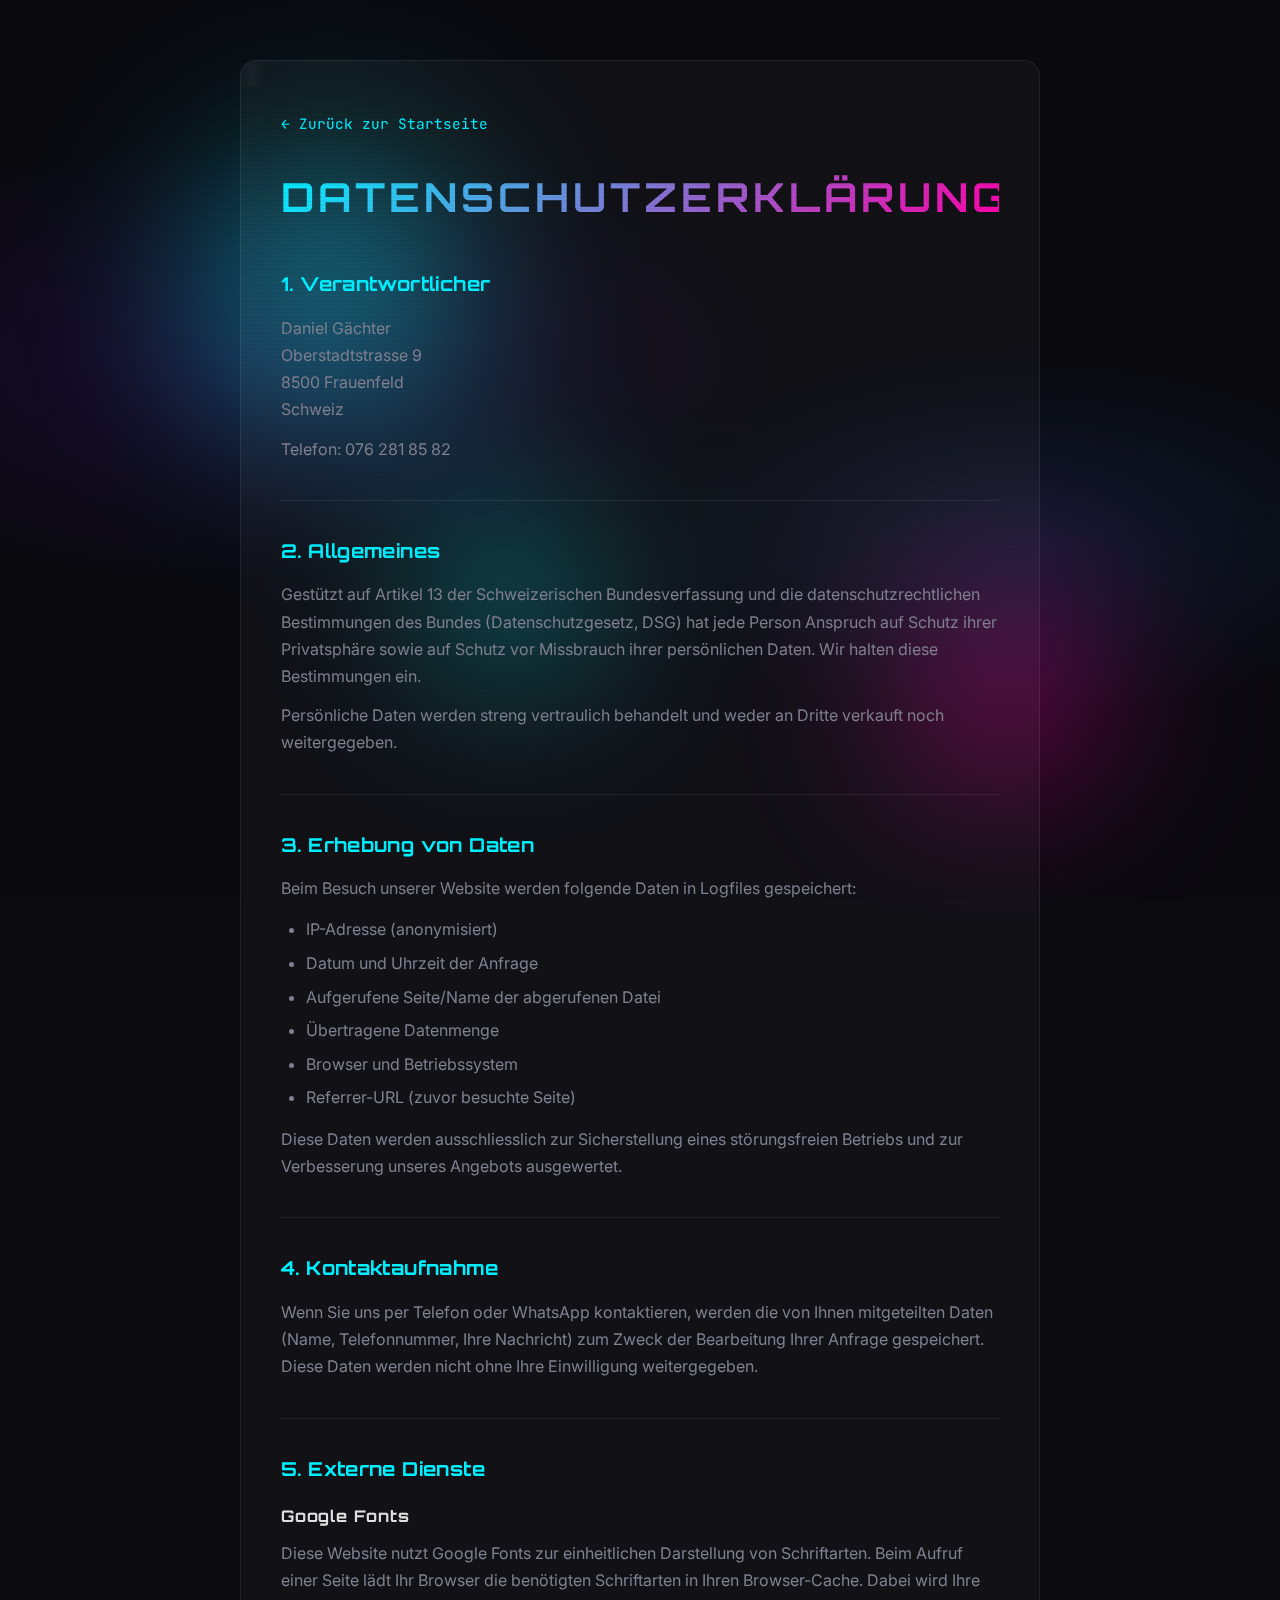
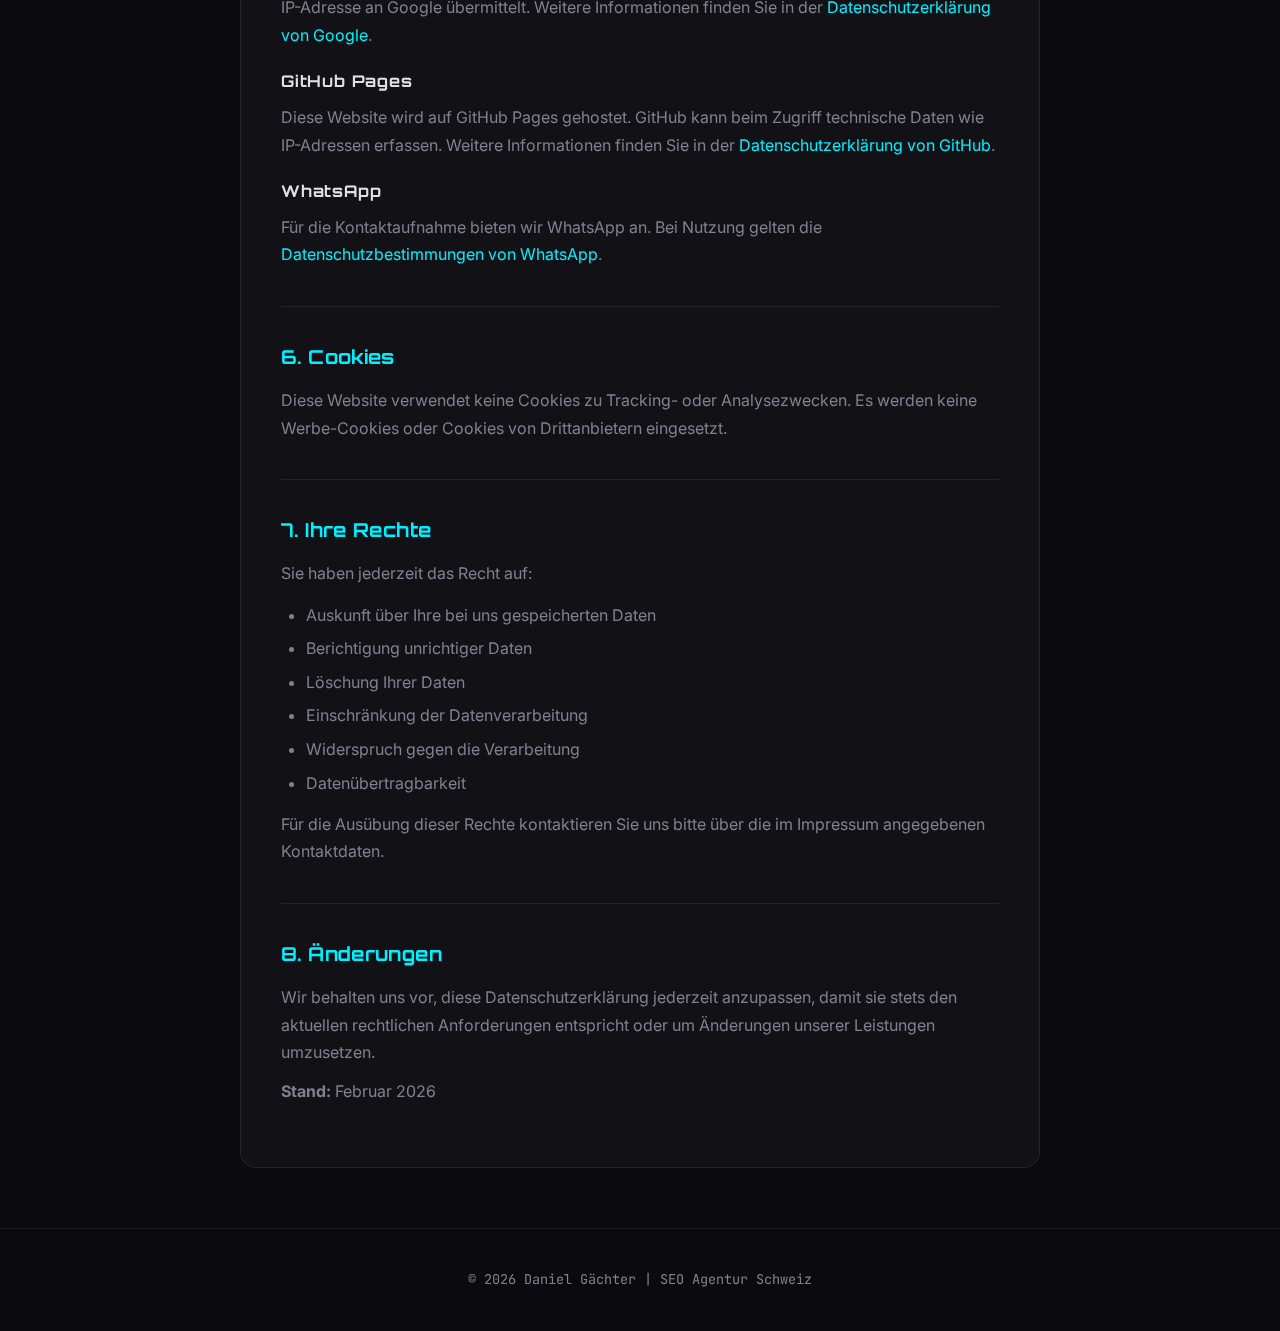
<file: datenschutz.html>
<!DOCTYPE html>
<html lang="de">
<head>
    <meta charset="UTF-8">
    <meta name="viewport" content="width=device-width, initial-scale=1.0">
    <meta name="description" content="Datenschutzerklärung - SEO Agentur Schweiz von Daniel Gächter">
    <meta name="robots" content="noindex, follow">
    <title>Datenschutz | SEO Agentur Schweiz</title>

    <!-- Google Fonts -->
    <link rel="preconnect" href="https://fonts.googleapis.com">
    <link rel="preconnect" href="https://fonts.gstatic.com" crossorigin>
    <link href="https://fonts.googleapis.com/css2?family=Orbitron:wght@500;700;900&family=JetBrains+Mono:wght@400;500;600&family=Inter:wght@400;500;600&display=swap" rel="stylesheet">

    <!-- Stylesheet -->
    <link rel="stylesheet" href="styles.css">
</head>
<body>
    <!-- Ambient Background -->
    <div class="ambient-bg">
        <div class="neon-orb"></div>
        <div class="neon-orb"></div>
        <div class="neon-orb"></div>
    </div>

    <!-- Scanlines Overlay -->
    <div class="scanlines"></div>

    <!-- Legal Page Content -->
    <section class="legal-page">
        <div class="glass-panel legal-content hud-brackets glow-card">
            <div class="glow-blob"></div>
            <div class="glow-target"></div>
            <span class="bracket-bl"></span>
            <span class="bracket-br"></span>

            <a href="index.html" class="back-link">&larr; Zurück zur Startseite</a>

            <h1>Datenschutzerklärung</h1>

            <div class="legal-section">
                <h2>1. Verantwortlicher</h2>
                <p>
                    Daniel Gächter<br>
                    Oberstadtstrasse 9<br>
                    8500 Frauenfeld<br>
                    Schweiz
                </p>
                <p>Telefon: <span class="phone-display-legal">Laden...</span></p>
            </div>

            <div class="legal-section">
                <h2>2. Allgemeines</h2>
                <p>Gestützt auf Artikel 13 der Schweizerischen Bundesverfassung und die datenschutzrechtlichen Bestimmungen des Bundes (Datenschutzgesetz, DSG) hat jede Person Anspruch auf Schutz ihrer Privatsphäre sowie auf Schutz vor Missbrauch ihrer persönlichen Daten. Wir halten diese Bestimmungen ein.</p>
                <p>Persönliche Daten werden streng vertraulich behandelt und weder an Dritte verkauft noch weitergegeben.</p>
            </div>

            <div class="legal-section">
                <h2>3. Erhebung von Daten</h2>
                <p>Beim Besuch unserer Website werden folgende Daten in Logfiles gespeichert:</p>
                <ul>
                    <li>IP-Adresse (anonymisiert)</li>
                    <li>Datum und Uhrzeit der Anfrage</li>
                    <li>Aufgerufene Seite/Name der abgerufenen Datei</li>
                    <li>Übertragene Datenmenge</li>
                    <li>Browser und Betriebssystem</li>
                    <li>Referrer-URL (zuvor besuchte Seite)</li>
                </ul>
                <p>Diese Daten werden ausschliesslich zur Sicherstellung eines störungsfreien Betriebs und zur Verbesserung unseres Angebots ausgewertet.</p>
            </div>

            <div class="legal-section">
                <h2>4. Kontaktaufnahme</h2>
                <p>Wenn Sie uns per Telefon oder WhatsApp kontaktieren, werden die von Ihnen mitgeteilten Daten (Name, Telefonnummer, Ihre Nachricht) zum Zweck der Bearbeitung Ihrer Anfrage gespeichert. Diese Daten werden nicht ohne Ihre Einwilligung weitergegeben.</p>
            </div>

            <div class="legal-section">
                <h2>5. Externe Dienste</h2>

                <h3>Google Fonts</h3>
                <p>Diese Website nutzt Google Fonts zur einheitlichen Darstellung von Schriftarten. Beim Aufruf einer Seite lädt Ihr Browser die benötigten Schriftarten in Ihren Browser-Cache. Dabei wird Ihre IP-Adresse an Google übermittelt. Weitere Informationen finden Sie in der <a href="https://policies.google.com/privacy" target="_blank" rel="noopener nofollow">Datenschutzerklärung von Google</a>.</p>

                <h3>GitHub Pages</h3>
                <p>Diese Website wird auf GitHub Pages gehostet. GitHub kann beim Zugriff technische Daten wie IP-Adressen erfassen. Weitere Informationen finden Sie in der <a href="https://docs.github.com/de/site-policy/privacy-policies/github-privacy-statement" target="_blank" rel="noopener nofollow">Datenschutzerklärung von GitHub</a>.</p>

                <h3>WhatsApp</h3>
                <p>Für die Kontaktaufnahme bieten wir WhatsApp an. Bei Nutzung gelten die <a href="https://www.whatsapp.com/legal/privacy-policy" target="_blank" rel="noopener nofollow">Datenschutzbestimmungen von WhatsApp</a>.</p>
            </div>

            <div class="legal-section">
                <h2>6. Cookies</h2>
                <p>Diese Website verwendet keine Cookies zu Tracking- oder Analysezwecken. Es werden keine Werbe-Cookies oder Cookies von Drittanbietern eingesetzt.</p>
            </div>

            <div class="legal-section">
                <h2>7. Ihre Rechte</h2>
                <p>Sie haben jederzeit das Recht auf:</p>
                <ul>
                    <li>Auskunft über Ihre bei uns gespeicherten Daten</li>
                    <li>Berichtigung unrichtiger Daten</li>
                    <li>Löschung Ihrer Daten</li>
                    <li>Einschränkung der Datenverarbeitung</li>
                    <li>Widerspruch gegen die Verarbeitung</li>
                    <li>Datenübertragbarkeit</li>
                </ul>
                <p>Für die Ausübung dieser Rechte kontaktieren Sie uns bitte über die im Impressum angegebenen Kontaktdaten.</p>
            </div>

            <div class="legal-section">
                <h2>8. Änderungen</h2>
                <p>Wir behalten uns vor, diese Datenschutzerklärung jederzeit anzupassen, damit sie stets den aktuellen rechtlichen Anforderungen entspricht oder um Änderungen unserer Leistungen umzusetzen.</p>
                <p><strong>Stand:</strong> Februar 2026</p>
            </div>

        </div>
    </section>

    <!-- Footer -->
    <footer class="hud-footer">
        <div class="footer-content">
            <p class="footer-text">
                &copy; 2026 Daniel Gächter | SEO Agentur Schweiz
            </p>
        </div>
    </footer>

    <script>
    // Phone number protection
    (function() {
        const p = ['\x30','\x37','\x36','\x20','\x32','\x38','\x31','\x20','\x38','\x35','\x20','\x38','\x32'];
        const d = function(a) { return a.join(''); };
        document.querySelectorAll('.phone-display-legal').forEach(function(el) {
            el.textContent = d(p);
        });
    })();

    // Glow effect
    if (!('ontouchstart' in window)) {
        const cards = document.querySelectorAll('.glow-card');
        window.addEventListener('mousemove', (e) => {
            cards.forEach(card => {
                const blob = card.querySelector('.glow-blob');
                if (!blob) return;
                const rect = card.getBoundingClientRect();
                const x = e.clientX - rect.left - 125;
                const y = e.clientY - rect.top - 125;
                blob.style.transform = `translate(${x}px, ${y}px)`;
            });
        });
    }
    </script>
</body>
</html>
</file>
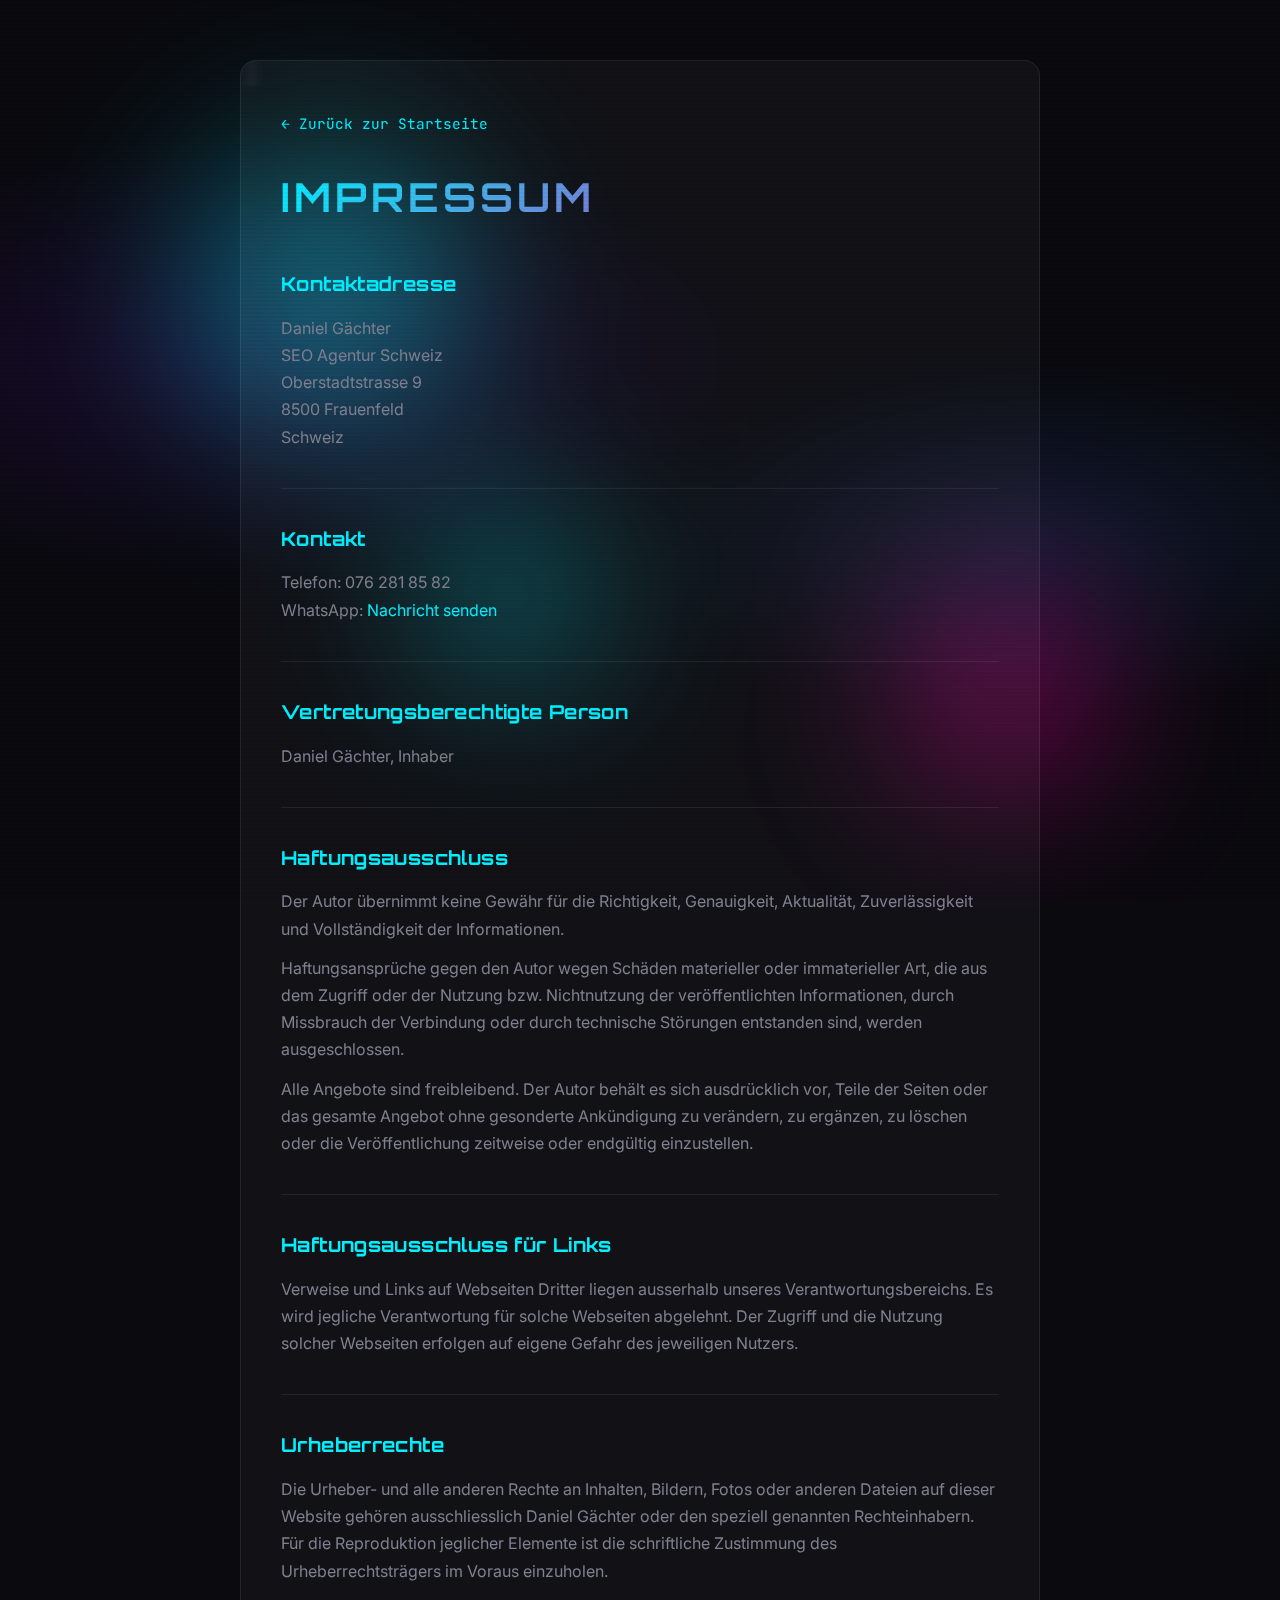
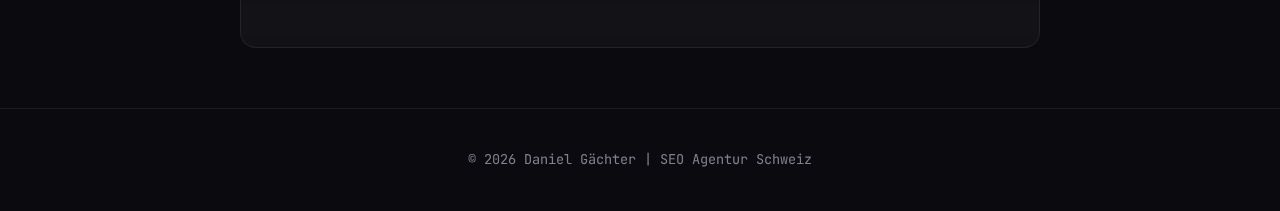
<file: impressum.html>
<!DOCTYPE html>
<html lang="de">
<head>
    <meta charset="UTF-8">
    <meta name="viewport" content="width=device-width, initial-scale=1.0">
    <meta name="description" content="Impressum - SEO Agentur Schweiz von Daniel Gächter">
    <meta name="robots" content="noindex, follow">
    <title>Impressum | SEO Agentur Schweiz</title>

    <!-- Google Fonts -->
    <link rel="preconnect" href="https://fonts.googleapis.com">
    <link rel="preconnect" href="https://fonts.gstatic.com" crossorigin>
    <link href="https://fonts.googleapis.com/css2?family=Orbitron:wght@500;700;900&family=JetBrains+Mono:wght@400;500;600&family=Inter:wght@400;500;600&display=swap" rel="stylesheet">

    <!-- Stylesheet -->
    <link rel="stylesheet" href="styles.css">
</head>
<body>
    <!-- Ambient Background -->
    <div class="ambient-bg">
        <div class="neon-orb"></div>
        <div class="neon-orb"></div>
        <div class="neon-orb"></div>
    </div>

    <!-- Scanlines Overlay -->
    <div class="scanlines"></div>

    <!-- Legal Page Content -->
    <section class="legal-page">
        <div class="glass-panel legal-content hud-brackets glow-card">
            <div class="glow-blob"></div>
            <div class="glow-target"></div>
            <span class="bracket-bl"></span>
            <span class="bracket-br"></span>

            <a href="index.html" class="back-link">&larr; Zurück zur Startseite</a>

            <h1>Impressum</h1>

            <div class="legal-section">
                <h2>Kontaktadresse</h2>
                <p>
                    Daniel Gächter<br>
                    SEO Agentur Schweiz<br>
                    Oberstadtstrasse 9<br>
                    8500 Frauenfeld<br>
                    Schweiz
                </p>
            </div>

            <div class="legal-section">
                <h2>Kontakt</h2>
                <p>
                    Telefon: <span class="phone-display-legal">Laden...</span><br>
                    WhatsApp: <a href="#" class="legal-wa">Nachricht senden</a>
                </p>
            </div>

            <div class="legal-section">
                <h2>Vertretungsberechtigte Person</h2>
                <p>Daniel Gächter, Inhaber</p>
            </div>

            <div class="legal-section">
                <h2>Haftungsausschluss</h2>
                <p>Der Autor übernimmt keine Gewähr für die Richtigkeit, Genauigkeit, Aktualität, Zuverlässigkeit und Vollständigkeit der Informationen.</p>
                <p>Haftungsansprüche gegen den Autor wegen Schäden materieller oder immaterieller Art, die aus dem Zugriff oder der Nutzung bzw. Nichtnutzung der veröffentlichten Informationen, durch Missbrauch der Verbindung oder durch technische Störungen entstanden sind, werden ausgeschlossen.</p>
                <p>Alle Angebote sind freibleibend. Der Autor behält es sich ausdrücklich vor, Teile der Seiten oder das gesamte Angebot ohne gesonderte Ankündigung zu verändern, zu ergänzen, zu löschen oder die Veröffentlichung zeitweise oder endgültig einzustellen.</p>
            </div>

            <div class="legal-section">
                <h2>Haftungsausschluss für Links</h2>
                <p>Verweise und Links auf Webseiten Dritter liegen ausserhalb unseres Verantwortungsbereichs. Es wird jegliche Verantwortung für solche Webseiten abgelehnt. Der Zugriff und die Nutzung solcher Webseiten erfolgen auf eigene Gefahr des jeweiligen Nutzers.</p>
            </div>

            <div class="legal-section">
                <h2>Urheberrechte</h2>
                <p>Die Urheber- und alle anderen Rechte an Inhalten, Bildern, Fotos oder anderen Dateien auf dieser Website gehören ausschliesslich Daniel Gächter oder den speziell genannten Rechteinhabern. Für die Reproduktion jeglicher Elemente ist die schriftliche Zustimmung des Urheberrechtsträgers im Voraus einzuholen.</p>
            </div>

        </div>
    </section>

    <!-- Footer -->
    <footer class="hud-footer">
        <div class="footer-content">
            <p class="footer-text">
                &copy; 2026 Daniel Gächter | SEO Agentur Schweiz
            </p>
        </div>
    </footer>

    <script>
    // Phone number protection
    (function() {
        const p = ['\x30','\x37','\x36','\x20','\x32','\x38','\x31','\x20','\x38','\x35','\x20','\x38','\x32'];
        const c = ['\x34','\x31','\x37','\x36','\x32','\x38','\x31','\x38','\x35','\x38','\x32'];
        const d = function(a) { return a.join(''); };
        const phoneDisplay = d(p);
        const phoneClean = d(c);

        document.querySelectorAll('.phone-display-legal').forEach(function(el) {
            el.textContent = phoneDisplay;
        });

        const waLink = document.querySelector('.legal-wa');
        if (waLink) {
            waLink.href = 'https://' + 'wa' + '.me/' + phoneClean;
        }
    })();

    // Glow effect
    if (!('ontouchstart' in window)) {
        const cards = document.querySelectorAll('.glow-card');
        window.addEventListener('mousemove', (e) => {
            cards.forEach(card => {
                const blob = card.querySelector('.glow-blob');
                if (!blob) return;
                const rect = card.getBoundingClientRect();
                const x = e.clientX - rect.left - 125;
                const y = e.clientY - rect.top - 125;
                blob.style.transform = `translate(${x}px, ${y}px)`;
            });
        });
    }
    </script>
</body>
</html>
</file>
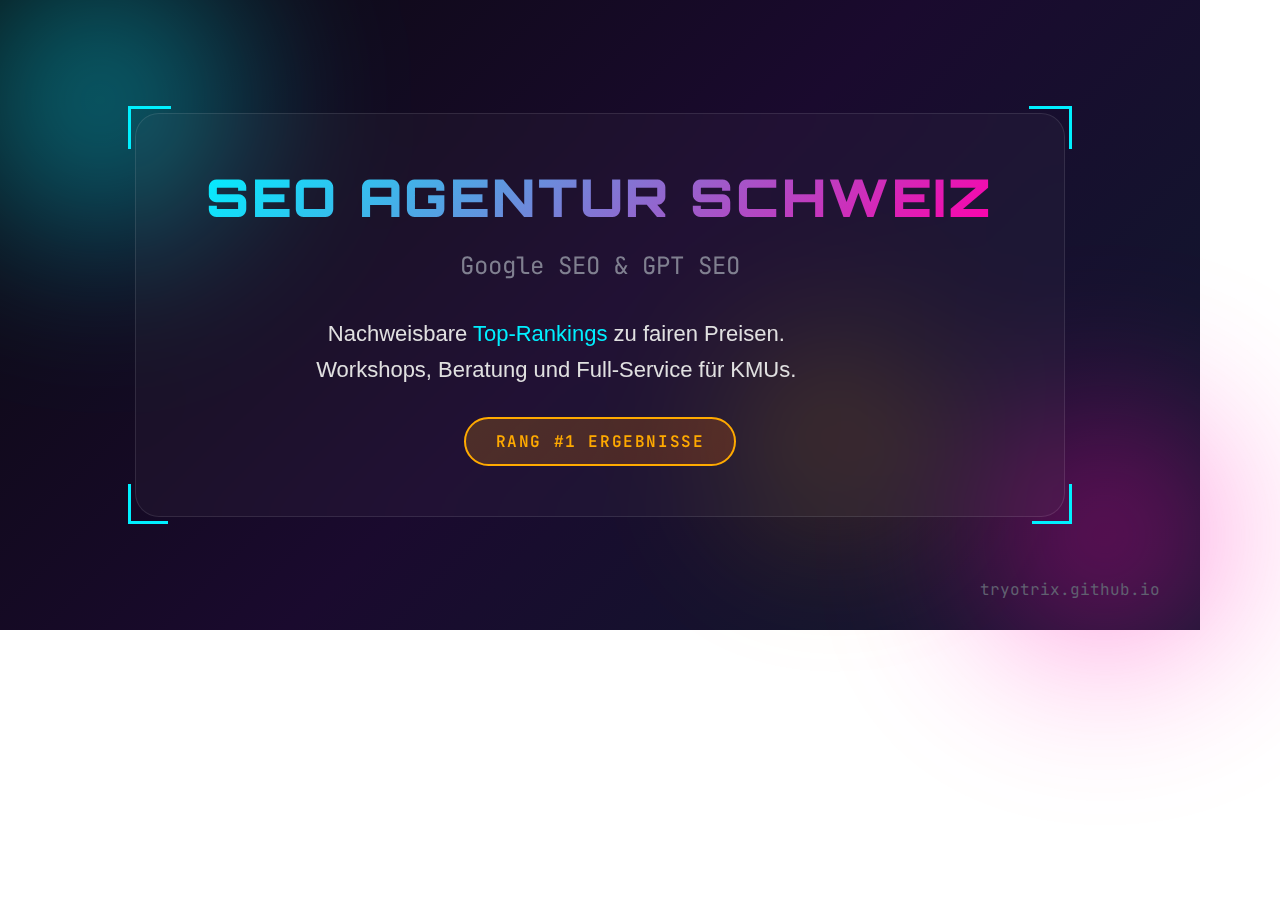
<file: og-template.html>
<!DOCTYPE html>
<html lang="de">
<head>
    <meta charset="UTF-8">
    <title>OG Image Template - Screenshot this!</title>
    <link rel="preconnect" href="https://fonts.googleapis.com">
    <link rel="preconnect" href="https://fonts.gstatic.com" crossorigin>
    <link href="https://fonts.googleapis.com/css2?family=Orbitron:wght@500;700;900&family=JetBrains+Mono:wght@400;500;600&display=swap" rel="stylesheet">
    <style>
        * {
            margin: 0;
            padding: 0;
            box-sizing: border-box;
        }

        body {
            width: 1200px;
            height: 630px;
            overflow: hidden;
            font-family: 'Inter', sans-serif;
        }

        .og-container {
            width: 1200px;
            height: 630px;
            background: linear-gradient(135deg, #0a0a0f 0%, #1a0a2e 50%, #0f1a2e 100%);
            position: relative;
            display: flex;
            flex-direction: column;
            justify-content: center;
            align-items: center;
            padding: 60px;
        }

        /* Animated gradient orbs */
        .orb {
            position: absolute;
            border-radius: 50%;
            filter: blur(80px);
            opacity: 0.6;
        }

        .orb-1 {
            width: 400px;
            height: 400px;
            background: radial-gradient(circle, #00f0ff 0%, transparent 70%);
            top: -100px;
            left: -100px;
        }

        .orb-2 {
            width: 350px;
            height: 350px;
            background: radial-gradient(circle, #ff00aa 0%, transparent 70%);
            bottom: -80px;
            right: -80px;
        }

        .orb-3 {
            width: 250px;
            height: 250px;
            background: radial-gradient(circle, #ffaa00 0%, transparent 70%);
            top: 50%;
            right: 20%;
            opacity: 0.4;
        }

        /* Content card */
        .card {
            background: rgba(255, 255, 255, 0.03);
            border: 1px solid rgba(255, 255, 255, 0.1);
            border-radius: 24px;
            padding: 50px 70px;
            position: relative;
            z-index: 1;
            text-align: center;
            backdrop-filter: blur(20px);
        }

        /* HUD Brackets */
        .card::before,
        .card::after {
            content: '';
            position: absolute;
            width: 40px;
            height: 40px;
            border-color: #00f0ff;
            border-style: solid;
            border-width: 0;
        }

        .card::before {
            top: -8px;
            left: -8px;
            border-top-width: 3px;
            border-left-width: 3px;
        }

        .card::after {
            top: -8px;
            right: -8px;
            border-top-width: 3px;
            border-right-width: 3px;
        }

        .bracket-bl,
        .bracket-br {
            position: absolute;
            width: 40px;
            height: 40px;
            border-color: #00f0ff;
            border-style: solid;
            border-width: 0;
        }

        .bracket-bl {
            bottom: -8px;
            left: -8px;
            border-bottom-width: 3px;
            border-left-width: 3px;
        }

        .bracket-br {
            bottom: -8px;
            right: -8px;
            border-bottom-width: 3px;
            border-right-width: 3px;
        }

        .title {
            font-family: 'Orbitron', sans-serif;
            font-size: 52px;
            font-weight: 900;
            letter-spacing: 0.05em;
            text-transform: uppercase;
            background: linear-gradient(135deg, #00f0ff, #ff00aa);
            -webkit-background-clip: text;
            -webkit-text-fill-color: transparent;
            background-clip: text;
            margin-bottom: 20px;
        }

        .subtitle {
            font-family: 'JetBrains Mono', monospace;
            font-size: 24px;
            color: #808090;
            margin-bottom: 35px;
        }

        .tagline {
            font-size: 22px;
            color: #e0e0e0;
            line-height: 1.6;
            max-width: 700px;
        }

        .highlight {
            color: #00f0ff;
        }

        .badge {
            display: inline-block;
            margin-top: 30px;
            padding: 12px 30px;
            background: linear-gradient(135deg, rgba(255, 170, 0, 0.2), rgba(255, 100, 0, 0.2));
            border: 2px solid #ffaa00;
            border-radius: 30px;
            font-family: 'JetBrains Mono', monospace;
            font-size: 16px;
            font-weight: 600;
            color: #ffaa00;
            letter-spacing: 0.1em;
        }

        /* Corner decoration */
        .url {
            position: absolute;
            bottom: 30px;
            right: 40px;
            font-family: 'JetBrains Mono', monospace;
            font-size: 16px;
            color: #606070;
            z-index: 1;
        }
    </style>
</head>
<body>
    <div class="og-container">
        <!-- Background orbs -->
        <div class="orb orb-1"></div>
        <div class="orb orb-2"></div>
        <div class="orb orb-3"></div>

        <!-- Content card -->
        <div class="card">
            <span class="bracket-bl"></span>
            <span class="bracket-br"></span>

            <h1 class="title">SEO Agentur Schweiz</h1>
            <p class="subtitle">Google SEO & GPT SEO</p>
            <p class="tagline">
                Nachweisbare <span class="highlight">Top-Rankings</span> zu fairen Preisen.<br>
                Workshops, Beratung und Full-Service für KMUs.
            </p>
            <span class="badge">RANG #1 ERGEBNISSE</span>
        </div>

        <!-- URL -->
        <span class="url">tryotrix.github.io</span>
    </div>
</body>
</html>
</file>
<file: styles.css>
/* ============================================
   Dark Glass HUD - SEO Agentur Website
   ============================================ */

/* CSS Custom Properties */
@property --gradient-angle {
  syntax: "<angle>";
  initial-value: 0deg;
  inherits: false;
}

@property --glow-opacity {
  syntax: "<number>";
  initial-value: 0.5;
  inherits: false;
}

@property --shimmer-position {
  syntax: "<percentage>";
  initial-value: -100%;
  inherits: false;
}

:root {
  /* Background Colors */
  --bg-dark: #0a0a0f;
  --bg-gradient-1: #1a0a2e;
  --bg-gradient-2: #0f1a2e;

  /* Glass Effect */
  --glass-bg: rgba(255, 255, 255, 0.03);
  --glass-border: rgba(255, 255, 255, 0.08);
  --glass-glow: rgba(100, 200, 255, 0.1);

  /* Neon Accents */
  --neon-cyan: #00f0ff;
  --neon-magenta: #ff00aa;
  --neon-gold: #ffaa00;

  /* Text Colors */
  --text-primary: #e0e0e0;
  --text-secondary: #808090;
  --text-glow: #00f0ff;

  /* Spacing */
  --section-padding: clamp(60px, 10vh, 120px);
  --container-max: 1200px;
  --card-gap: 24px;
}

/* ============================================
   Reset & Base
   ============================================ */
*, *::before, *::after {
  box-sizing: border-box;
  margin: 0;
  padding: 0;
}

html {
  scroll-behavior: smooth;
}

body {
  font-family: 'Inter', 'JetBrains Mono', system-ui, sans-serif;
  background-color: var(--bg-dark);
  color: var(--text-primary);
  line-height: 1.6;
  min-height: 100vh;
  overflow-x: hidden;
}

/* ============================================
   Typography
   ============================================ */
h1, h2, h3 {
  font-family: 'Orbitron', 'Exo 2', sans-serif;
  font-weight: 700;
  letter-spacing: 0.05em;
  text-transform: uppercase;
}

h1 {
  font-size: clamp(2rem, 6vw, 4rem);
  letter-spacing: 0.1em;
}

h2 {
  font-size: clamp(1.5rem, 4vw, 2.5rem);
  letter-spacing: 0.08em;
}

h3 {
  font-size: clamp(1rem, 2vw, 1.5rem);
  letter-spacing: 0.05em;
}

.mono {
  font-family: 'JetBrains Mono', 'Space Mono', monospace;
}

/* ============================================
   Ambient Background
   ============================================ */
.ambient-bg {
  position: fixed;
  top: 0;
  left: 0;
  width: 100%;
  height: 100%;
  z-index: -1;
  overflow: hidden;
  background: var(--bg-dark);
}

#starCanvas {
  position: absolute;
  top: 0;
  left: 0;
  width: 100%;
  height: 100%;
  pointer-events: none;
}

.ambient-bg::before {
  content: '';
  position: absolute;
  top: 0;
  left: 0;
  right: 0;
  bottom: 0;
  background:
    radial-gradient(ellipse 80% 50% at 20% 40%, var(--bg-gradient-1) 0%, transparent 50%),
    radial-gradient(ellipse 60% 40% at 80% 60%, var(--bg-gradient-2) 0%, transparent 50%);
}

.neon-orb {
  position: absolute;
  border-radius: 50%;
  filter: blur(80px);
  opacity: 0.6;
  animation: float-orb 20s ease-in-out infinite;
}

.neon-orb:nth-child(1) {
  width: 400px;
  height: 400px;
  background: radial-gradient(circle, var(--neon-cyan) 0%, transparent 70%);
  top: 10%;
  left: 10%;
  animation-delay: 0s;
}

.neon-orb:nth-child(2) {
  width: 300px;
  height: 300px;
  background: radial-gradient(circle, var(--neon-magenta) 0%, transparent 70%);
  top: 60%;
  right: 10%;
  animation-delay: -7s;
}

.neon-orb:nth-child(3) {
  width: 250px;
  height: 250px;
  background: radial-gradient(circle, var(--neon-cyan) 0%, transparent 70%);
  bottom: 20%;
  left: 30%;
  animation-delay: -14s;
}

@keyframes float-orb {
  0%, 100% {
    transform: translate(0, 0) scale(1);
  }
  25% {
    transform: translate(30px, -40px) scale(1.1);
  }
  50% {
    transform: translate(-20px, 20px) scale(0.95);
  }
  75% {
    transform: translate(40px, 30px) scale(1.05);
  }
}

/* Scanlines overlay */
.scanlines {
  position: fixed;
  top: 0;
  left: 0;
  width: 100%;
  height: 100%;
  z-index: 1000;
  pointer-events: none;
  background: repeating-linear-gradient(
    0deg,
    transparent,
    transparent 2px,
    rgba(0, 0, 0, 0.03) 2px,
    rgba(0, 0, 0, 0.03) 4px
  );
}

/* ============================================
   Glass Panel Component
   ============================================ */
.glass-panel {
  background: var(--glass-bg);
  border: 1px solid var(--glass-border);
  border-radius: 16px;
  backdrop-filter: blur(20px);
  -webkit-backdrop-filter: blur(20px);
  position: relative;
  overflow: hidden;
}

.glass-panel::before {
  content: '';
  position: absolute;
  top: 0;
  left: var(--shimmer-position);
  width: 100%;
  height: 100%;
  background: linear-gradient(
    90deg,
    transparent,
    rgba(255, 255, 255, 0.05),
    transparent
  );
  animation: shimmer 8s ease-in-out infinite;
}

@keyframes shimmer {
  0%, 100% {
    --shimmer-position: -100%;
  }
  50% {
    --shimmer-position: 200%;
  }
}

/* Fallback for browsers without @property support */
@supports not (background: paint(something)) {
  .glass-panel::before {
    animation: shimmer-fallback 8s ease-in-out infinite;
  }

  @keyframes shimmer-fallback {
    0%, 100% {
      transform: translateX(-100%);
    }
    50% {
      transform: translateX(200%);
    }
  }
}

/* HUD Corner Brackets */
.hud-brackets {
  position: relative;
}

.hud-brackets::before,
.hud-brackets::after,
.hud-brackets .bracket-bl,
.hud-brackets .bracket-br {
  content: '';
  position: absolute;
  width: 30px;
  height: 30px;
  border-color: var(--neon-cyan);
  border-style: solid;
  border-width: 0;
  opacity: 0.8;
  animation: bracket-pulse 3s ease-in-out infinite;
}

.hud-brackets::before {
  top: -5px;
  left: -5px;
  border-top-width: 2px;
  border-left-width: 2px;
}

.hud-brackets::after {
  top: -5px;
  right: -5px;
  border-top-width: 2px;
  border-right-width: 2px;
}

.hud-brackets .bracket-bl {
  bottom: -5px;
  left: -5px;
  border-bottom-width: 2px;
  border-left-width: 2px;
}

.hud-brackets .bracket-br {
  bottom: -5px;
  right: -5px;
  border-bottom-width: 2px;
  border-right-width: 2px;
}

@keyframes bracket-pulse {
  0%, 100% {
    opacity: 0.5;
    box-shadow: 0 0 5px var(--neon-cyan);
  }
  50% {
    opacity: 1;
    box-shadow: 0 0 15px var(--neon-cyan);
  }
}

/* ============================================
   Hero Section
   ============================================ */
.hero {
  min-height: 100vh;
  display: flex;
  align-items: center;
  justify-content: center;
  padding: 40px 20px;
  position: relative;
}

.hero-content {
  text-align: center;
  padding: clamp(40px, 8vw, 80px);
  max-width: 800px;
  position: relative;
  overflow: hidden;
}

#heroStarCanvas {
  position: absolute;
  top: 0;
  left: 0;
  width: 100%;
  height: 100%;
  pointer-events: none;
  z-index: 0;
  border-radius: 16px;
}

/* Glow effect for hero card */
.hero-content.glow-card .glow-blob {
  position: absolute;
  width: 300px;
  height: 300px;
  border-radius: 50%;
  background: radial-gradient(circle, rgba(0, 240, 255, 0.35) 0%, transparent 70%);
  filter: blur(50px);
  z-index: 0;
  pointer-events: none;
  opacity: 0;
  transition: opacity 0.3s ease;
  left: 0;
  top: 0;
  will-change: transform;
}

.hero-content.glow-card:hover .glow-blob {
  opacity: 1;
}

.hero-content.glow-card .glow-target {
  position: absolute;
  top: 0;
  left: 0;
  width: 100%;
  height: 100%;
  z-index: -1;
  pointer-events: none;
}

/* Glow effect for all glow-cards */
.glow-card .glow-blob {
  position: absolute;
  width: 250px;
  height: 250px;
  border-radius: 50%;
  background: radial-gradient(circle, rgba(0, 240, 255, 0.35) 0%, transparent 70%);
  filter: blur(50px);
  z-index: 0;
  pointer-events: none;
  opacity: 0;
  transition: opacity 0.3s ease;
  left: 0;
  top: 0;
  will-change: transform;
}

.glow-card:hover .glow-blob {
  opacity: 1;
}

.glow-card .glow-target {
  position: absolute;
  top: 0;
  left: 0;
  width: 100%;
  height: 100%;
  z-index: -1;
  pointer-events: none;
}

.terminal-panel.glow-card,
.contact-content.glow-card {
  position: relative;
  overflow: hidden;
}

.terminal-panel.glow-card > *:not(.glow-blob):not(.glow-target),
.contact-content.glow-card > *:not(.glow-blob):not(.glow-target):not(.bracket-bl):not(.bracket-br) {
  position: relative;
  z-index: 1;
}

.hero-content > *:not(#heroStarCanvas):not(.bracket-bl):not(.bracket-br):not(.glow-blob):not(.glow-target) {
  position: relative;
  z-index: 1;
}

.hero-title {
  margin-bottom: 0.5em;
  background: linear-gradient(135deg, var(--neon-cyan), var(--neon-magenta));
  -webkit-background-clip: text;
  -webkit-text-fill-color: transparent;
  background-clip: text;
  animation: text-glow 3s ease-in-out infinite alternate;
}

@keyframes text-glow {
  0% {
    filter: drop-shadow(0 0 10px rgba(0, 240, 255, 0.5));
  }
  100% {
    filter: drop-shadow(0 0 20px rgba(255, 0, 170, 0.5));
  }
}

.hero-subtitle {
  font-family: 'JetBrains Mono', monospace;
  font-size: clamp(1rem, 2.5vw, 1.5rem);
  color: var(--text-secondary);
  margin-bottom: 1.5em;
  letter-spacing: 0.02em;
}

.hero-tagline {
  font-size: clamp(1.1rem, 2vw, 1.3rem);
  color: var(--text-primary);
  margin-bottom: 2em;
  line-height: 1.8;
}

.hero-tagline a {
  color: var(--neon-cyan);
  text-decoration: none;
  border-bottom: 1px solid transparent;
  transition: border-color 0.3s ease;
}

.hero-tagline a:hover {
  border-bottom-color: var(--neon-cyan);
}

/* CTA Button */
.cta-button {
  display: inline-block;
  padding: 16px 40px;
  font-family: 'Orbitron', sans-serif;
  font-size: 1rem;
  font-weight: 600;
  text-transform: uppercase;
  letter-spacing: 0.1em;
  color: var(--bg-dark);
  background: linear-gradient(135deg, var(--neon-cyan), var(--neon-magenta));
  border: none;
  border-radius: 8px;
  cursor: pointer;
  text-decoration: none;
  position: relative;
  overflow: hidden;
  transition: transform 0.3s ease, box-shadow 0.3s ease;
}

.cta-button::before {
  content: '';
  position: absolute;
  top: 0;
  left: -100%;
  width: 100%;
  height: 100%;
  background: linear-gradient(90deg, transparent, rgba(255,255,255,0.3), transparent);
  transition: left 0.5s ease;
}

.cta-button:hover {
  transform: translateY(-2px);
  box-shadow:
    0 0 20px rgba(0, 240, 255, 0.5),
    0 0 40px rgba(255, 0, 170, 0.3);
}

.cta-button:hover::before {
  left: 100%;
}

/* Scroll Indicator */
.scroll-indicator {
  position: absolute;
  bottom: 30px;
  left: 50%;
  transform: translateX(-50%);
  display: flex;
  flex-direction: column;
  align-items: center;
  gap: 8px;
  text-decoration: none;
  color: var(--text-secondary);
  transition: color 0.3s ease, opacity 0.4s ease;
  z-index: 10;
  opacity: 1;
}

.scroll-indicator.hidden {
  opacity: 0;
  pointer-events: none;
}

.scroll-indicator:hover {
  color: var(--neon-cyan);
}

.scroll-text {
  font-family: 'JetBrains Mono', monospace;
  font-size: 0.75rem;
  letter-spacing: 0.15em;
  text-transform: uppercase;
  opacity: 0.7;
}

.scroll-chevron {
  animation: bounce-scroll 2s ease-in-out infinite;
}

.scroll-chevron svg {
  filter: drop-shadow(0 0 5px currentColor);
}

@keyframes bounce-scroll {
  0%, 20%, 50%, 80%, 100% {
    transform: translateY(0);
  }
  40% {
    transform: translateY(10px);
  }
  60% {
    transform: translateY(5px);
  }
}


/* ============================================
   Projects Section
   ============================================ */
.projects {
  padding: clamp(40px, 6vh, 80px) 20px;
  position: relative;
}

.section-header {
  text-align: center;
  margin-bottom: 60px;
}

.section-header h2 {
  margin-bottom: 0.5em;
  color: var(--text-primary);
}

.section-header p {
  color: var(--text-secondary);
  font-family: 'JetBrains Mono', monospace;
  font-size: 0.9rem;
}

.project-grid {
  display: grid;
  grid-template-columns: repeat(auto-fit, minmax(320px, 1fr));
  gap: var(--card-gap);
  max-width: var(--container-max);
  margin: 0 auto;
}

/* Project Card with Glow Effect */
.project-card {
  background: var(--glass-bg);
  border: 1px solid var(--glass-border);
  border-radius: 16px;
  padding: 3px;
  position: relative;
  overflow: hidden;
  text-decoration: none;
  color: inherit;
  display: block;
}

.project-card-inner {
  background: rgba(10, 10, 20, 0.9);
  border-radius: 14px;
  padding: 27px;
  position: relative;
  z-index: 1;
  transition: background 0.3s ease;
}

.project-card:hover .project-card-inner {
  background: rgba(10, 10, 20, 0.7);
  backdrop-filter: blur(20px);
}

/* Glow blob that follows mouse */
.project-card .glow-blob {
  position: absolute;
  width: 200px;
  height: 200px;
  border-radius: 50%;
  background: radial-gradient(circle, rgba(0, 240, 255, 0.4) 0%, transparent 70%);
  filter: blur(40px);
  z-index: 0;
  pointer-events: none;
  opacity: 0;
  transition: opacity 0.3s ease;
  left: 0;
  top: 0;
  will-change: transform;
}

.project-card:hover .glow-blob {
  opacity: 1;
}

/* Fake blob for positioning reference */
.project-card .glow-target {
  position: absolute;
  top: 0;
  left: 0;
  width: 100%;
  height: 100%;
  z-index: -1;
  pointer-events: none;
}

.project-card-inner {
  position: relative;
  z-index: 1;
}

.project-icon {
  width: 50px;
  height: 50px;
  background: rgba(255, 255, 255, 0.1);
  border-radius: 12px;
  display: flex;
  align-items: center;
  justify-content: center;
  margin-bottom: 20px;
}

.project-icon img {
  width: 30px;
  height: 30px;
  object-fit: contain;
}

.project-card h3 {
  font-size: 1.1rem;
  margin-bottom: 10px;
  color: var(--text-primary);
}

.project-keyword {
  font-family: 'JetBrains Mono', monospace;
  font-size: 0.85rem;
  color: var(--text-secondary);
  margin-bottom: 15px;
}

.keyword-note {
  color: var(--neon-cyan);
  opacity: 0.7;
  font-size: 0.75rem;
}

.project-highlight {
  font-family: 'JetBrains Mono', monospace;
  font-size: 0.75rem;
  color: var(--neon-gold);
  margin-top: 8px;
  padding: 6px 10px;
  background: rgba(255, 170, 0, 0.1);
  border-left: 2px solid var(--neon-gold);
  border-radius: 0 4px 4px 0;
}

/* Ranking Badge */
.ranking-badge {
  display: inline-flex;
  align-items: center;
  gap: 8px;
  padding: 8px 16px;
  border-radius: 20px;
  font-family: 'JetBrains Mono', monospace;
  font-size: 0.8rem;
  font-weight: 600;
}

/* Rang #1 - Premium Gold Badge */
.ranking-badge.rank-1 {
  background: linear-gradient(135deg, rgba(255, 215, 0, 0.25), rgba(255, 170, 0, 0.25));
  border: 2px solid var(--neon-gold);
  color: var(--neon-gold);
  font-weight: 700;
  box-shadow: 0 0 15px rgba(255, 170, 0, 0.4);
  animation: gold-glow 2s ease-in-out infinite;
}

@keyframes gold-glow {
  0%, 100% {
    box-shadow: 0 0 15px rgba(255, 170, 0, 0.4);
  }
  50% {
    box-shadow: 0 0 25px rgba(255, 215, 0, 0.6), 0 0 35px rgba(255, 170, 0, 0.3);
  }
}

.ranking-badge.top-3 {
  background: linear-gradient(135deg, rgba(255, 170, 0, 0.2), rgba(255, 100, 0, 0.2));
  border: 1px solid var(--neon-gold);
  color: var(--neon-gold);
}

.ranking-badge.page-1 {
  background: linear-gradient(135deg, rgba(0, 240, 255, 0.1), rgba(0, 200, 255, 0.1));
  border: 1px solid var(--neon-cyan);
  color: var(--neon-cyan);
}

.ranking-badge.page-2 {
  background: rgba(255, 255, 255, 0.05);
  border: 1px solid var(--glass-border);
  color: var(--text-secondary);
}

.ranking-badge::before {
  content: '◆';
  font-size: 0.6em;
}

/* Project Note (disclaimer) */
.project-note {
  font-family: 'JetBrains Mono', monospace;
  font-size: 0.75rem;
  color: var(--text-secondary);
  margin-top: 10px;
  opacity: 0.7;
  font-style: italic;
}

/* ============================================
   Featured Project Card - Premium Animations
   ============================================ */

/* Wrapper für alle Effekte */
.featured-project-wrapper {
  grid-column: 1 / -1;
  position: relative;
  padding: 10px;
  display: flex;
  justify-content: center;
  margin-bottom: 10px;
}

/* Animierter Glow Ring */
.featured-glow-ring {
  position: absolute;
  top: 50%;
  left: 50%;
  width: 100%;
  max-width: 600px;
  height: 100%;
  transform: translate(-50%, -50%);
  border-radius: 24px;
  background: conic-gradient(
    from var(--gradient-angle),
    var(--neon-cyan),
    var(--neon-magenta),
    var(--neon-gold),
    var(--neon-cyan)
  );
  opacity: 0.6;
  filter: blur(30px);
  animation: rotate-gradient 4s linear infinite;
  z-index: 0;
}

.featured-glow-ring.ring-2 {
  filter: blur(60px);
  opacity: 0.3;
  animation: rotate-gradient 6s linear infinite reverse;
}

@keyframes rotate-gradient {
  0% { --gradient-angle: 0deg; }
  100% { --gradient-angle: 360deg; }
}

/* Floating Particles */
.featured-particles {
  position: absolute;
  top: 0;
  left: 0;
  width: 100%;
  height: 100%;
  overflow: hidden;
  pointer-events: none;
  z-index: 1;
}

.featured-particles span {
  position: absolute;
  width: 6px;
  height: 6px;
  background: var(--neon-cyan);
  border-radius: 50%;
  box-shadow: 0 0 10px var(--neon-cyan), 0 0 20px var(--neon-cyan);
  animation: float-particle 8s ease-in-out infinite;
}

.featured-particles span:nth-child(1) { left: 10%; animation-delay: 0s; }
.featured-particles span:nth-child(2) { left: 20%; animation-delay: 0.8s; background: var(--neon-magenta); box-shadow: 0 0 10px var(--neon-magenta), 0 0 20px var(--neon-magenta); }
.featured-particles span:nth-child(3) { left: 30%; animation-delay: 1.6s; }
.featured-particles span:nth-child(4) { left: 40%; animation-delay: 2.4s; background: var(--neon-gold); box-shadow: 0 0 10px var(--neon-gold), 0 0 20px var(--neon-gold); }
.featured-particles span:nth-child(5) { left: 50%; animation-delay: 3.2s; }
.featured-particles span:nth-child(6) { left: 60%; animation-delay: 4s; background: var(--neon-magenta); box-shadow: 0 0 10px var(--neon-magenta), 0 0 20px var(--neon-magenta); }
.featured-particles span:nth-child(7) { left: 70%; animation-delay: 4.8s; }
.featured-particles span:nth-child(8) { left: 80%; animation-delay: 5.6s; background: var(--neon-gold); box-shadow: 0 0 10px var(--neon-gold), 0 0 20px var(--neon-gold); }
.featured-particles span:nth-child(9) { left: 90%; animation-delay: 6.4s; }
.featured-particles span:nth-child(10) { left: 95%; animation-delay: 7.2s; background: var(--neon-magenta); box-shadow: 0 0 10px var(--neon-magenta), 0 0 20px var(--neon-magenta); }

@keyframes float-particle {
  0%, 100% {
    top: 100%;
    opacity: 0;
    transform: translateX(0) scale(0.5);
  }
  10% {
    opacity: 1;
    transform: scale(1);
  }
  90% {
    opacity: 1;
  }
  100% {
    top: -10%;
    opacity: 0;
    transform: translateX(30px) scale(0.3);
  }
}

/* Die Featured Karte selbst */
.featured-project {
  position: relative;
  width: 100%;
  max-width: 550px;
  background: linear-gradient(135deg, rgba(10, 10, 20, 0.95), rgba(20, 10, 30, 0.95));
  border: 2px solid transparent;
  border-radius: 20px;
  overflow: hidden;
  z-index: 2;
  transform-style: preserve-3d;
  perspective: 1000px;
  transition: transform 0.4s cubic-bezier(0.175, 0.885, 0.32, 1.275), box-shadow 0.4s ease;
  animation: card-float 6s ease-in-out infinite;
}

.featured-project::before {
  content: '';
  position: absolute;
  inset: 0;
  border-radius: 20px;
  padding: 2px;
  background: linear-gradient(
    var(--gradient-angle),
    var(--neon-cyan),
    var(--neon-magenta),
    var(--neon-gold),
    var(--neon-cyan)
  );
  -webkit-mask: linear-gradient(#fff 0 0) content-box, linear-gradient(#fff 0 0);
  -webkit-mask-composite: xor;
  mask-composite: exclude;
  animation: rotate-gradient 3s linear infinite;
}

@keyframes card-float {
  0%, 100% {
    transform: translateY(0) rotateX(0deg) rotateY(0deg);
  }
  25% {
    transform: translateY(-8px) rotateX(2deg) rotateY(-2deg);
  }
  50% {
    transform: translateY(-4px) rotateX(0deg) rotateY(0deg);
  }
  75% {
    transform: translateY(-8px) rotateX(-2deg) rotateY(2deg);
  }
}

.featured-project:hover {
  transform: translateY(-15px) scale(1.02);
  box-shadow:
    0 30px 60px rgba(0, 0, 0, 0.5),
    0 0 40px rgba(0, 240, 255, 0.3),
    0 0 80px rgba(255, 0, 170, 0.2);
  animation-play-state: paused;
}

/* Holographic Overlay */
.holographic-overlay {
  position: absolute;
  top: 0;
  left: 0;
  width: 100%;
  height: 100%;
  background: linear-gradient(
    135deg,
    transparent 0%,
    rgba(0, 240, 255, 0.1) 25%,
    transparent 50%,
    rgba(255, 0, 170, 0.1) 75%,
    transparent 100%
  );
  background-size: 400% 400%;
  animation: holographic-shift 8s ease-in-out infinite;
  pointer-events: none;
  z-index: 1;
}

@keyframes holographic-shift {
  0%, 100% {
    background-position: 0% 50%;
  }
  50% {
    background-position: 100% 50%;
  }
}

/* Scan Line Effect */
.scan-line {
  position: absolute;
  top: 0;
  left: 0;
  width: 100%;
  height: 3px;
  background: linear-gradient(90deg, transparent, var(--neon-cyan), transparent);
  animation: scan-move 3s linear infinite;
  pointer-events: none;
  z-index: 3;
  opacity: 0.8;
}

@keyframes scan-move {
  0% {
    top: -3px;
    opacity: 0;
  }
  10% {
    opacity: 0.8;
  }
  90% {
    opacity: 0.8;
  }
  100% {
    top: calc(100% + 3px);
    opacity: 0;
  }
}

/* Featured Project Inner */
.featured-project .project-card-inner {
  padding: 35px;
  background: transparent;
  position: relative;
  z-index: 2;
}

/* NEU Badge */
.featured-badge {
  position: absolute;
  top: -10px;
  right: 20px;
  padding: 8px 20px;
  font-family: 'Orbitron', sans-serif;
  font-size: 0.75rem;
  font-weight: 900;
  letter-spacing: 0.15em;
  background: linear-gradient(135deg, var(--neon-cyan), var(--neon-magenta));
  color: var(--bg-dark);
  border-radius: 0 0 8px 8px;
  box-shadow:
    0 5px 20px rgba(0, 240, 255, 0.4),
    0 5px 40px rgba(255, 0, 170, 0.3);
  animation: badge-pulse 2s ease-in-out infinite;
  z-index: 10;
}

@keyframes badge-pulse {
  0%, 100% {
    transform: scale(1);
    box-shadow:
      0 5px 20px rgba(0, 240, 255, 0.4),
      0 5px 40px rgba(255, 0, 170, 0.3);
  }
  50% {
    transform: scale(1.05);
    box-shadow:
      0 8px 30px rgba(0, 240, 255, 0.6),
      0 8px 50px rgba(255, 0, 170, 0.5);
  }
}

/* Icon Styling */
.new-project-icon {
  width: 60px;
  height: 60px;
  background: linear-gradient(135deg, rgba(0, 240, 255, 0.2), rgba(255, 0, 170, 0.2));
  border: 1px solid rgba(0, 240, 255, 0.3);
  border-radius: 16px;
  color: var(--neon-cyan);
  display: flex;
  align-items: center;
  justify-content: center;
  margin-bottom: 20px;
  position: relative;
  overflow: hidden;
}

.new-project-icon::before {
  content: '';
  position: absolute;
  width: 100%;
  height: 100%;
  background: radial-gradient(circle at center, rgba(0, 240, 255, 0.3), transparent 70%);
  animation: icon-pulse 2s ease-in-out infinite;
}

@keyframes icon-pulse {
  0%, 100% { opacity: 0.5; transform: scale(0.8); }
  50% { opacity: 1; transform: scale(1.2); }
}

.new-project-icon img {
  width: 40px;
  height: 40px;
  object-fit: contain;
  border-radius: 8px;
  animation: icon-glow 3s ease-in-out infinite;
  filter: drop-shadow(0 0 8px var(--neon-cyan));
}

@keyframes icon-glow {
  0%, 100% {
    filter: drop-shadow(0 0 8px var(--neon-cyan));
    transform: scale(1);
  }
  50% {
    filter: drop-shadow(0 0 15px var(--neon-magenta));
    transform: scale(1.1);
  }
}

/* Featured Project Title */
.featured-project h3 {
  font-size: 1.4rem;
  margin-bottom: 12px;
  background: linear-gradient(135deg, var(--text-primary), var(--neon-cyan));
  -webkit-background-clip: text;
  -webkit-text-fill-color: transparent;
  background-clip: text;
}

/* In Progress Badge */
.ranking-badge.in-progress {
  position: relative;
  background: linear-gradient(135deg, rgba(0, 240, 255, 0.15), rgba(255, 0, 170, 0.15));
  border: 1px solid var(--neon-magenta);
  color: var(--neon-magenta);
  overflow: hidden;
}

.badge-pulse {
  position: absolute;
  top: 50%;
  left: 50%;
  width: 100%;
  height: 100%;
  background: radial-gradient(circle, rgba(255, 0, 170, 0.4), transparent 70%);
  transform: translate(-50%, -50%) scale(0);
  animation: badge-ripple 2s ease-out infinite;
}

@keyframes badge-ripple {
  0% {
    transform: translate(-50%, -50%) scale(0);
    opacity: 1;
  }
  100% {
    transform: translate(-50%, -50%) scale(2.5);
    opacity: 0;
  }
}

/* Project Meta Info */
.project-meta {
  font-family: 'JetBrains Mono', monospace;
  font-size: 0.8rem;
  color: var(--text-secondary);
  margin-top: 15px;
  padding-top: 12px;
  border-top: 1px solid var(--glass-border);
  display: flex;
  align-items: center;
  gap: 8px;
}

.meta-icon {
  color: var(--neon-gold);
  animation: twinkle 1.5s ease-in-out infinite;
}

@keyframes twinkle {
  0%, 100% { opacity: 1; transform: scale(1); }
  50% { opacity: 0.5; transform: scale(0.8); }
}

/* Responsive für Featured Card */
@media (max-width: 768px) {
  .featured-project-wrapper {
    padding: 15px;
  }

  .featured-project .project-card-inner {
    padding: 25px;
  }

  .featured-project h3 {
    font-size: 1.2rem;
  }

  /* Rotierende Border-Animation deaktivieren (Performance) */
  .featured-project::before {
    animation: none;
    background: linear-gradient(135deg, var(--neon-cyan), var(--neon-magenta), var(--neon-gold));
  }

  .featured-glow-ring {
    filter: blur(20px);
  }
}

/* ============================================
   Services Section
   ============================================ */
.services {
  padding: var(--section-padding) 20px;
  position: relative;
}

.terminal-panel {
  max-width: 900px;
  margin: 0 auto;
  padding: 40px;
}

.terminal-header {
  display: flex;
  align-items: center;
  gap: 12px;
  margin-bottom: 30px;
  padding-bottom: 20px;
  border-bottom: 1px solid var(--glass-border);
}

.terminal-dots {
  display: flex;
  gap: 8px;
}

.terminal-dot {
  width: 12px;
  height: 12px;
  border-radius: 50%;
}

.terminal-dot:nth-child(1) { background: #ff5f56; }
.terminal-dot:nth-child(2) { background: #ffbd2e; }
.terminal-dot:nth-child(3) { background: #27ca40; }

.terminal-title {
  font-family: 'JetBrains Mono', monospace;
  font-size: 0.85rem;
  color: var(--text-secondary);
}

.services-list {
  list-style: none;
}

.service-item {
  padding: 25px 0;
  border-bottom: 1px solid var(--glass-border);
}

.service-item:last-child {
  border-bottom: none;
}

.service-name {
  font-family: 'Orbitron', sans-serif;
  font-size: 1.1rem;
  color: var(--neon-cyan);
  margin-bottom: 10px;
  display: flex;
  align-items: center;
  gap: 10px;
}

.service-name::before {
  content: '>';
  color: var(--neon-magenta);
  font-family: 'JetBrains Mono', monospace;
}

.service-description {
  color: var(--text-secondary);
  font-size: 0.95rem;
  margin-bottom: 15px;
  padding-left: 20px;
}

.service-features {
  list-style: none;
  padding-left: 20px;
}

.service-features li {
  color: var(--text-secondary);
  font-family: 'JetBrains Mono', monospace;
  font-size: 0.85rem;
  padding: 5px 0;
}

.service-features li::before {
  content: '—';
  margin-right: 10px;
  color: var(--neon-cyan);
}

.service-price {
  font-family: 'Orbitron', sans-serif;
  font-size: 1.2rem;
  color: var(--neon-gold);
  margin-top: 15px;
  padding-left: 20px;
}

.service-cta {
  display: inline-block;
  margin-top: 12px;
  margin-left: 20px;
  padding: 8px 20px;
  font-family: 'JetBrains Mono', monospace;
  font-size: 0.85rem;
  color: var(--neon-cyan);
  border: 1px solid rgba(0, 240, 255, 0.3);
  border-radius: 8px;
  text-decoration: none;
  transition: all 0.3s ease;
}

.service-cta:hover {
  background: rgba(0, 240, 255, 0.1);
  border-color: var(--neon-cyan);
  box-shadow: 0 0 15px rgba(0, 240, 255, 0.2);
}

/* ============================================
   CTA Banner
   ============================================ */
.cta-banner {
  padding: 40px 20px;
  position: relative;
}

.cta-banner-content {
  max-width: 700px;
  margin: 0 auto;
  padding: 50px 40px;
  text-align: center;
}

.cta-banner-title {
  font-family: 'Orbitron', sans-serif;
  font-size: clamp(1.4rem, 3vw, 2rem);
  background: linear-gradient(135deg, var(--neon-cyan), var(--neon-magenta));
  -webkit-background-clip: text;
  -webkit-text-fill-color: transparent;
  background-clip: text;
  margin-bottom: 15px;
}

.cta-banner-text {
  color: var(--text-secondary);
  font-size: 1.05rem;
  margin-bottom: 30px;
}

/* ============================================
   Process Section
   ============================================ */
.process {
  padding: var(--section-padding) 20px;
  position: relative;
}

.process-steps {
  display: grid;
  grid-template-columns: repeat(3, 1fr);
  gap: 24px;
  max-width: 900px;
  margin: 0 auto;
}

.process-step {
  padding: 35px 25px;
  text-align: center;
  transition: transform 0.3s ease, box-shadow 0.3s ease;
}

.process-step:hover {
  transform: translateY(-5px);
  box-shadow: 0 10px 30px rgba(0, 0, 0, 0.3);
}

.process-number {
  font-family: 'Orbitron', sans-serif;
  font-size: 2.5rem;
  font-weight: 900;
  background: linear-gradient(135deg, var(--neon-cyan), var(--neon-magenta));
  -webkit-background-clip: text;
  -webkit-text-fill-color: transparent;
  background-clip: text;
  margin-bottom: 15px;
  line-height: 1;
}

.process-step h3 {
  font-family: 'Orbitron', sans-serif;
  font-size: 0.95rem;
  color: var(--text-primary);
  margin-bottom: 12px;
}

.process-step p {
  color: var(--text-secondary);
  font-size: 0.9rem;
  line-height: 1.6;
}

/* ============================================
   Contact Section
   ============================================ */
.contact {
  padding: var(--section-padding) 20px;
  position: relative;
}

.contact-content {
  max-width: 700px;
  margin: 0 auto;
  padding: 50px 40px;
  text-align: center;
}

.contact h2 {
  margin-bottom: 20px;
}

.contact-intro {
  color: var(--text-secondary);
  margin-bottom: 30px;
  font-size: 1.1rem;
}

/* Contact Form */
.contact-form {
  text-align: left;
  margin-bottom: 30px;
}

.form-field-hp {
  position: absolute;
  left: -9999px;
  opacity: 0;
  height: 0;
  overflow: hidden;
}

.form-group {
  margin-bottom: 20px;
}

.form-group label {
  display: block;
  font-family: 'JetBrains Mono', monospace;
  font-size: 0.8rem;
  color: var(--neon-cyan);
  text-transform: uppercase;
  letter-spacing: 0.1em;
  margin-bottom: 8px;
}

.form-group .optional {
  color: var(--text-secondary);
  text-transform: none;
  letter-spacing: normal;
  font-size: 0.75rem;
}

.form-group input:not([type="checkbox"]),
.form-group textarea {
  width: 100%;
  padding: 14px 16px;
  background: rgba(0, 240, 255, 0.03);
  border: 1px solid var(--glass-border);
  border-radius: 10px;
  color: var(--text-primary);
  font-family: 'Inter', sans-serif;
  font-size: 1rem;
  transition: border-color 0.3s ease, box-shadow 0.3s ease;
  appearance: none;
}

.form-group input:focus,
.form-group textarea:focus {
  outline: none;
  border-color: var(--neon-cyan);
  box-shadow: 0 0 15px rgba(0, 240, 255, 0.15);
}

.form-group input::placeholder,
.form-group textarea::placeholder {
  color: var(--text-secondary);
  opacity: 0.6;
}

.form-group textarea {
  resize: vertical;
  min-height: 80px;
}

.form-submit {
  width: 100%;
  cursor: pointer;
  border: none;
  font-size: 1rem;
}

.form-hint {
  text-align: center;
  color: var(--text-secondary);
  font-size: 0.8rem;
  margin-top: 15px;
  font-family: 'JetBrains Mono', monospace;
}

/* Contact Divider */
.contact-divider {
  display: flex;
  align-items: center;
  gap: 15px;
  margin-bottom: 25px;
}

.contact-divider::before,
.contact-divider::after {
  content: '';
  flex: 1;
  height: 1px;
  background: var(--glass-border);
}

.contact-divider span {
  color: var(--text-secondary);
  font-family: 'JetBrains Mono', monospace;
  font-size: 0.8rem;
  text-transform: uppercase;
  letter-spacing: 0.1em;
}

.contact-methods {
  display: flex;
  flex-direction: column;
  gap: 20px;
  margin-bottom: 40px;
}

.contact-method {
  display: flex;
  align-items: center;
  justify-content: center;
  gap: 15px;
  padding: 20px;
  background: rgba(0, 240, 255, 0.05);
  border: 1px solid var(--glass-border);
  border-radius: 12px;
  text-decoration: none;
  color: var(--text-primary);
  transition: all 0.3s ease;
}

.contact-method:hover {
  border-color: var(--neon-cyan);
  background: rgba(0, 240, 255, 0.1);
  box-shadow: 0 0 20px rgba(0, 240, 255, 0.2);
}

.contact-method-icon {
  font-size: 1.5rem;
}

.contact-method-text {
  font-family: 'JetBrains Mono', monospace;
}

.contact-method-label {
  font-size: 0.75rem;
  color: var(--text-secondary);
  text-transform: uppercase;
  letter-spacing: 0.1em;
}

.contact-method-value {
  font-size: 1.1rem;
  color: var(--neon-cyan);
}

.social-links {
  display: flex;
  justify-content: center;
  gap: 20px;
}

.social-link {
  display: flex;
  align-items: center;
  gap: 8px;
  padding: 12px 24px;
  border: 1px solid var(--glass-border);
  border-radius: 8px;
  text-decoration: none;
  color: var(--text-secondary);
  font-family: 'JetBrains Mono', monospace;
  font-size: 0.9rem;
  transition: all 0.3s ease;
}

.social-link:hover {
  border-color: var(--neon-cyan);
  color: var(--neon-cyan);
  box-shadow: 0 0 15px rgba(0, 240, 255, 0.2);
}

/* ============================================
   Footer
   ============================================ */
.hud-footer {
  padding: 40px 20px;
  text-align: center;
  border-top: 1px solid var(--glass-border);
}

.footer-content {
  max-width: var(--container-max);
  margin: 0 auto;
}

.footer-text {
  font-family: 'JetBrains Mono', monospace;
  font-size: 0.85rem;
  color: var(--text-secondary);
}

.footer-text a {
  color: var(--neon-cyan);
  text-decoration: underline;
  text-underline-offset: 3px;
}

.footer-text a:hover {
  text-decoration-thickness: 2px;
}

.footer-links {
  margin-top: 15px;
  display: flex;
  justify-content: center;
  gap: 20px;
}

.footer-links a {
  font-family: 'JetBrains Mono', monospace;
  font-size: 0.8rem;
  color: var(--text-secondary);
  text-decoration: none;
  transition: color 0.3s ease;
}

.footer-links a:hover {
  color: var(--neon-cyan);
}

/* ============================================
   Legal Pages (Impressum, Datenschutz)
   ============================================ */
.legal-page {
  min-height: 100vh;
  padding: 60px 20px;
  display: flex;
  justify-content: center;
  align-items: flex-start;
}

.legal-content {
  max-width: 800px;
  width: 100%;
  padding: 50px 40px;
}

.back-link {
  display: inline-block;
  font-family: 'JetBrains Mono', monospace;
  font-size: 0.9rem;
  color: var(--neon-cyan);
  text-decoration: none;
  margin-bottom: 30px;
  transition: opacity 0.3s ease;
}

.back-link:hover {
  opacity: 0.7;
}

.legal-content h1 {
  font-size: clamp(1.8rem, 4vw, 2.5rem);
  margin-bottom: 40px;
  background: linear-gradient(135deg, var(--neon-cyan), var(--neon-magenta));
  -webkit-background-clip: text;
  -webkit-text-fill-color: transparent;
  background-clip: text;
}

.legal-section {
  margin-bottom: 35px;
  padding-bottom: 25px;
  border-bottom: 1px solid var(--glass-border);
}

.legal-section:last-child {
  border-bottom: none;
  margin-bottom: 0;
  padding-bottom: 0;
}

.legal-section h2 {
  font-size: 1.2rem;
  color: var(--neon-cyan);
  margin-bottom: 15px;
  text-transform: none;
  letter-spacing: 0.02em;
}

.legal-section h3 {
  font-size: 1rem;
  color: var(--text-primary);
  margin: 20px 0 10px 0;
  text-transform: none;
}

.legal-section p {
  color: var(--text-secondary);
  margin-bottom: 12px;
  line-height: 1.7;
}

.legal-section ul {
  color: var(--text-secondary);
  margin: 15px 0;
  padding-left: 25px;
}

.legal-section li {
  margin-bottom: 8px;
  line-height: 1.6;
}

.legal-section a {
  color: var(--neon-cyan);
  text-decoration: none;
  border-bottom: 1px solid transparent;
  transition: border-color 0.3s ease;
}

.legal-section a:hover {
  border-bottom-color: var(--neon-cyan);
}

@media (max-width: 768px) {
  .legal-content {
    padding: 30px 20px;
  }

  .legal-page {
    padding: 40px 15px;
  }
}

/* ============================================
   Scroll Animations
   ============================================ */

/* Scroll-triggered elements start hidden */
.scroll-reveal {
  opacity: 0;
  transform: translateY(40px);
  transition: opacity 0.8s ease, transform 0.8s ease;
}

.scroll-reveal.revealed {
  opacity: 1;
  transform: translateY(0);
}

/* Staggered card animations */
.project-card {
  opacity: 0;
  transform: translateY(50px) scale(0.95);
  transition: opacity 0.6s ease, transform 0.6s ease, background 0.3s ease;
}

.project-card.revealed {
  opacity: 1;
  transform: translateY(0) scale(1);
}

/* Stagger delay for cards */
.project-card:nth-child(1) { transition-delay: 0s; }
.project-card:nth-child(2) { transition-delay: 0.1s; }
.project-card:nth-child(3) { transition-delay: 0.2s; }
.project-card:nth-child(4) { transition-delay: 0.3s; }
.project-card:nth-child(5) { transition-delay: 0.4s; }
.project-card:nth-child(6) { transition-delay: 0.5s; }
.project-card:nth-child(7) { transition-delay: 0.6s; }
.project-card:nth-child(8) { transition-delay: 0.7s; }
.project-card:nth-child(9) { transition-delay: 0.8s; }
.project-card:nth-child(10) { transition-delay: 0.9s; }

/* Native scroll-driven animations for modern browsers */
@supports (animation-timeline: view()) {
  .section-header {
    animation: scroll-fade-in linear both;
    animation-timeline: view();
    animation-range: entry 0% entry 50%;
  }

  .glass-panel.terminal-panel,
  .glass-panel.contact-content {
    animation: scroll-scale-in linear both;
    animation-timeline: view();
    animation-range: entry 0% entry 60%;
  }

  @keyframes scroll-fade-in {
    from {
      opacity: 0;
      transform: translateY(30px);
    }
    to {
      opacity: 1;
      transform: translateY(0);
    }
  }

  @keyframes scroll-scale-in {
    from {
      opacity: 0;
      transform: translateY(40px) scale(0.98);
    }
    to {
      opacity: 1;
      transform: translateY(0) scale(1);
    }
  }
}

/* Hero parallax effect on scroll */
.hero-content {
  transition: transform 0.1s ease-out;
}


/* ============================================
   Accessibility
   ============================================ */
@media (prefers-reduced-motion: reduce) {
  *, *::before, *::after {
    animation-duration: 0.01ms !important;
    animation-iteration-count: 1 !important;
    transition-duration: 0.01ms !important;
  }

  .neon-orb {
    animation: none;
  }

  .scanlines {
    display: none;
  }
}

/* Focus states for accessibility */
a:focus-visible,
button:focus-visible {
  outline: 2px solid var(--neon-cyan);
  outline-offset: 4px;
}

/* ============================================
   Responsive Design
   ============================================ */
@media (max-width: 768px) {
  :root {
    --section-padding: 60px;
    --card-gap: 16px;
  }

  .hero-content {
    padding: 30px 20px;
  }

  .project-grid {
    grid-template-columns: 1fr;
  }

  .terminal-panel {
    padding: 25px 20px;
  }

  .contact-content {
    padding: 30px 20px;
  }

  .contact-methods {
    gap: 15px;
  }

  .social-links {
    flex-direction: column;
    align-items: center;
  }

  .cta-banner-content {
    padding: 35px 20px;
  }

  .process-steps {
    grid-template-columns: 1fr;
    max-width: 400px;
  }

  .service-cta {
    margin-left: 0;
  }

  .hud-brackets::before,
  .hud-brackets::after,
  .hud-brackets .bracket-bl,
  .hud-brackets .bracket-br {
    width: 20px;
    height: 20px;
  }
}

@media (max-width: 480px) {
  h1 {
    font-size: 1.75rem;
    letter-spacing: 0.05em;
  }

  h2 {
    font-size: 1.25rem;
  }

  .cta-button {
    padding: 14px 30px;
    font-size: 0.9rem;
  }

  .project-card {
    padding: 20px;
  }

  .service-name {
    font-size: 1rem;
  }
}

/* ============================================
   Fallbacks for older browsers
   ============================================ */
@supports not (backdrop-filter: blur(20px)) {
  .glass-panel {
    background: rgba(15, 15, 25, 0.95);
  }
}
</file>
